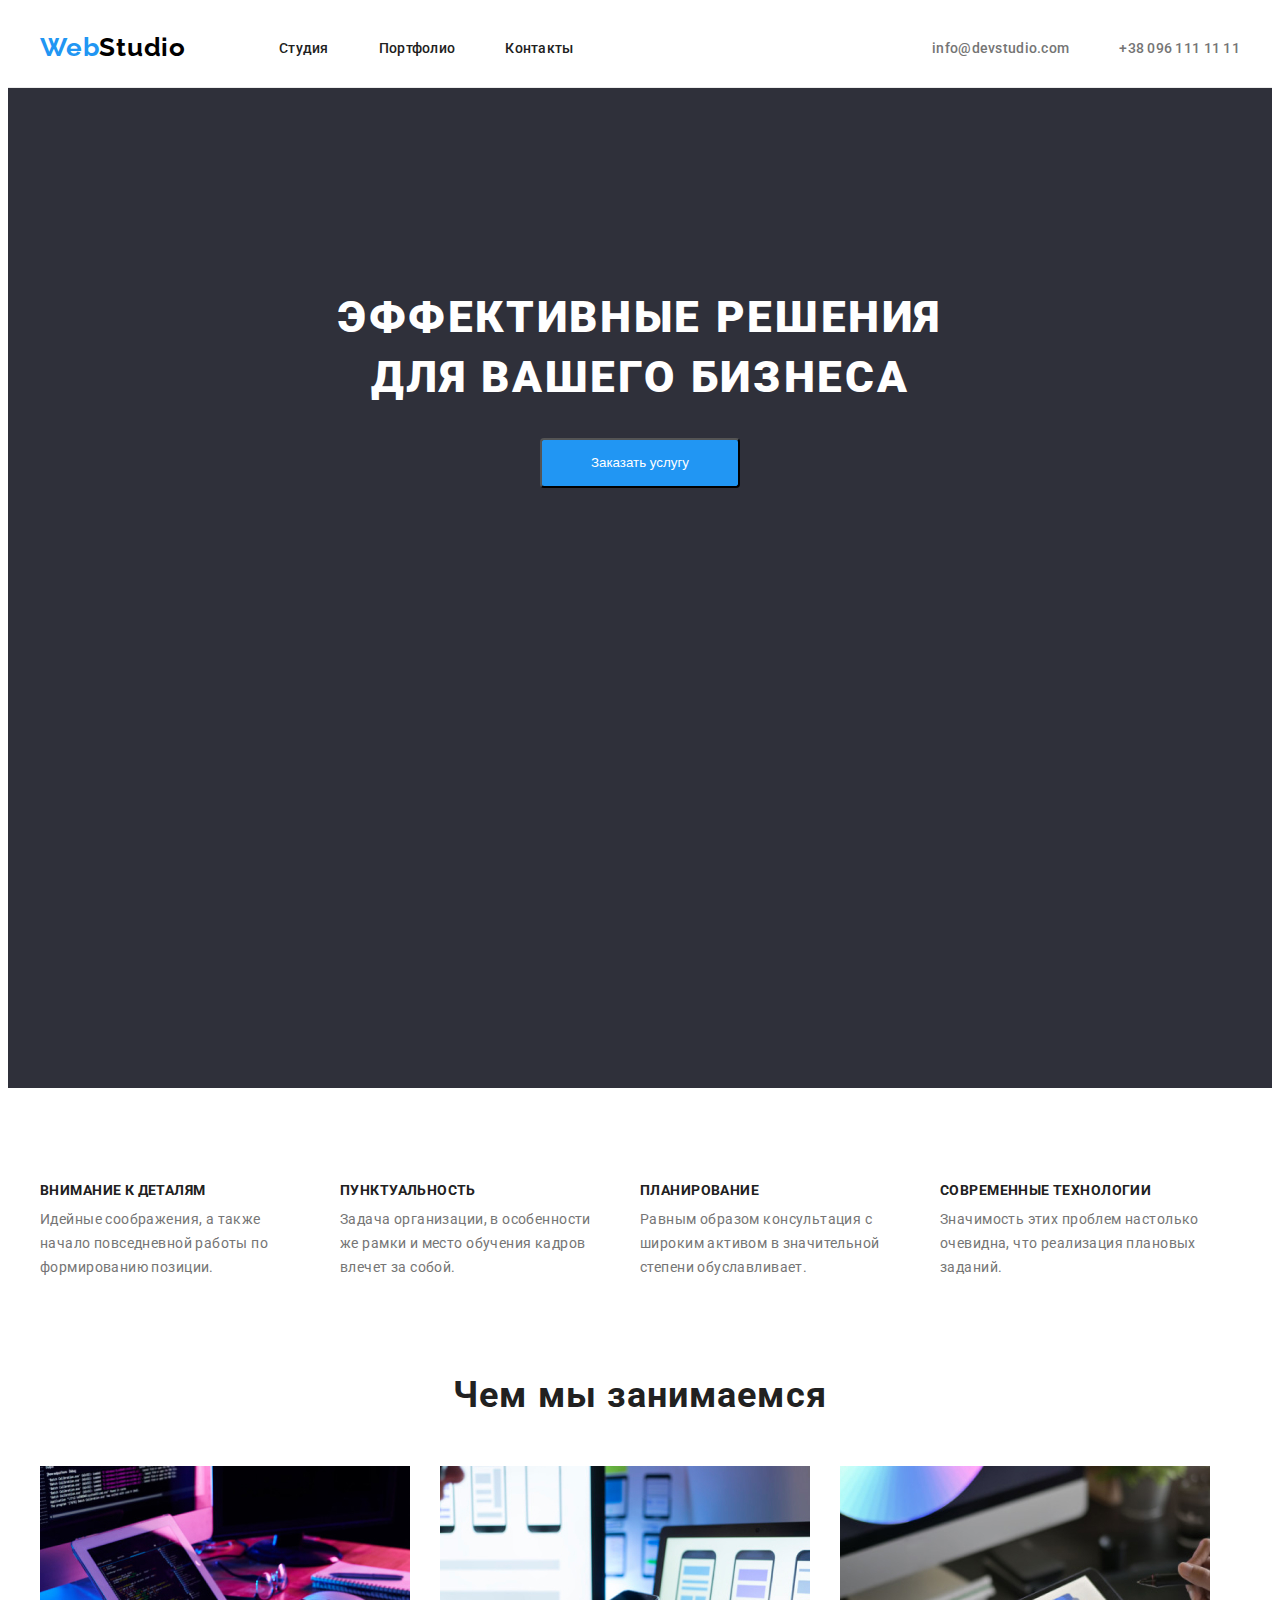
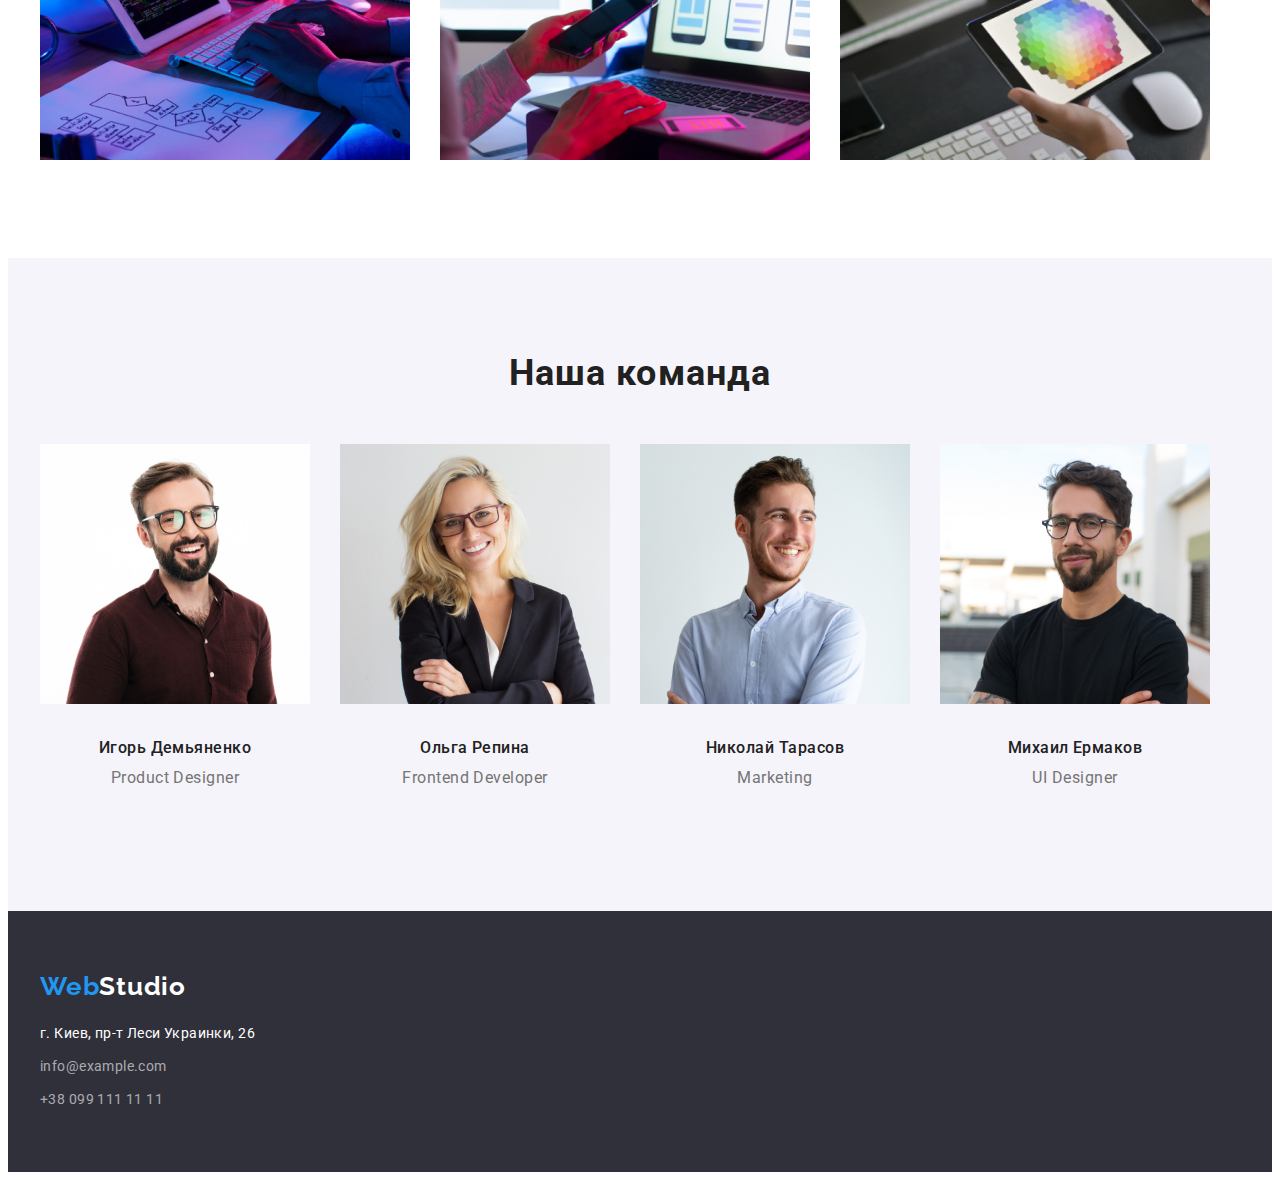
<file: index.html>
<!DOCTYPE html>
<html lang="uk">
<head>
    <meta charset="UTF-8">
    <meta http-equiv="X-UA-Compatible" content="IE=edge">
    <meta name="viewport" content="width=device-width, initial-scale=1.0">
    <title>Студія</title>
    <link rel="stylesheet" href="https://cdnjs.cloudflare.com/ajax/libs/modern-normalize/1.1.0/modern-normalize.min.css" integrity="sha512-wpPYUAdjBVSE4KJnH1VR1HeZfpl1ub8YT/NKx4PuQ5NmX2tKuGu6U/JRp5y+Y8XG2tV+wKQpNHVUX03MfMFn9Q==" crossorigin="anonymous" referrerpolicy="no-referrer" />
    <link rel="preconnect" href="https://fonts.googleapis.com">
    <link rel="preconnect" href="https://fonts.gstatic.com" crossorigin>
    <link href="https://fonts.googleapis.com/css2?family=Raleway:wght@700&family=Roboto:wght@400;500;700;900&display=swap"
        rel="stylesheet">
    <link rel="stylesheet" href="./CSS/styles.css">
</head>
<body>
    <header class="page-header">
        <div class="container">
            <a href="/" class="logo"><span class="web">Web</span>Studio</a>
            <nav class="navigation">
                <ul class="list-nav">
                    <li class="item"><a href="#" class="link-nav link">Студия</a></li>
                    <li class="item"><a href="./Portfolio.html" class="link-nav link">Портфолио</a></li>
                    <li class="item"><a href="#" class="link-nav link">Контакты</a></li>
                </ul>
            </nav>
            <ul class="header-contacts">
                <li class="mail"><a href="mailto:info@devstudio.com" class="contacts link">info@devstudio.com</a></li>
                <li class="phone"><a href="tel:+380961111111" class="contacts link">+38 096 111 11 11</a></li>
            </ul>
        </div>
    </header>
   
    
    <main>
        <section class="hero-section">
            <h1 class="hero-title">Эффективные решения для вашего бизнеса</h1>
            <button type="button" class="button">Заказать услугу</button>
        </section>

        <section class="princeples">
            <h2 class="section-title hidden">Наши принципы</h2>
            <div class="container">
                <ul class="list-princeples">
                    <li class="list-priceples-item">
                        <h3 class="third-title">Внимание к деталям</h3>
                        <p class="text">Идейные соображения, а также начало повседневной работы по формированию позиции.</p>
                    </li>
                    <li class="list-priceples-item">
                        <h3 class="third-title">Пунктуальность</h3>
                        <p class="text">Задача организации, в особенности же рамки и место обучения кадров влечет за собой.</p>
                    </li>
                    <li class="list-priceples-item">
                        <h3 class="third-title">Планирование</h3>
                        <p class="text">Равным образом консультация с широким активом в значительной степени обуславливает.</p>
                    </li>
                    <li class="list-priceples-item">
                        <h3 class="third-title">Современные технологии</h3>
                        <p class="text">Значимость этих проблем настолько очевидна, что реализация плановых заданий.</p>
                    </li>
                </ul>
            </div>
        </section>


        <section class="work-section">
               <div class="container">
                <h2 class="section-title">Чем мы занимаемся</h2>
                <ul class="work-list">
                    <li class="work-item"><img src="./images/nout.jpg" alt="Написание кода в HTML" width="370" height="294"></li>
                    <li class="work-item"><img src="./images/telefon.jpg" alt="Разработка интерфейса сайта для мобильного телефона" width="370"
                            height="294"></li>
                    <li class="work-item"><img src="./images/planshet.jpg" alt="Выбор цвета из спектра на планшете" width="370" height="294"></li>
                </ul>
               </div>
        </section>
        
        <section class="section-team">
            <div class="container">
                <h2 class="section-title">Наша команда</h2>
                <ul class="team-list">
                    <li class="team-member">
                        <img src="./images/igor.jpg" alt="Игорь Демьяненко" width="270" height="260">
                        <div class="worker-discription">
                            <h3 class="team-names">Игорь Демьяненко</h3>
                            <p class="function">Product Designer</p>
                        </div>
 
                    </li>
                    <li class="team-member">
                        <img src="./images/olga.jpg" alt="Ольга Репина" width="270" height="260">
                        <div class="worker-discription">
                            <h3 class="team-names">Ольга Репина</h3>
                            <p class="function">Frontend Developer</p>
                        </div>
                    </li>
                    <li class="team-member">
                        <img src="./images/nikolai.jpg" alt="Николай Тарасов" width="270" height="260">
                        <div class="worker-discription">
                            <h3 class="team-names">Николай Тарасов</h3>
                            <p class="function">Marketing</p>
                        </div>
                    </li>
                    <li class="team-member">
                        <img src="./images/mihail.jpg" alt="Михаил Ермаков" width="270" height="260">
                        <div class="worker-discription">
                            <h3 class="team-names">Михаил Ермаков</h3>
                            <p class="function">UI Designer</p>
                        </div>
                    </li>
                </ul>
            </div>
        </section>
    </main>
        
    <footer class="footer-section">
        <div class="container">
            <a href="/" class="logo"><span class="web">Web</span>Studio</a>
                <address class="info">
                    <p class="adress">г. Киев, пр-т Леси Украинки, 26</p>
                    <a href="mailto:info@example.com" class="contacts link">info@example.com</a>
                    <a href="tel:+380991111111" class="contacts link">+38 099 111 11 11</a>
                </address>
        </div>
    </footer>
</body>
</html>
</file>
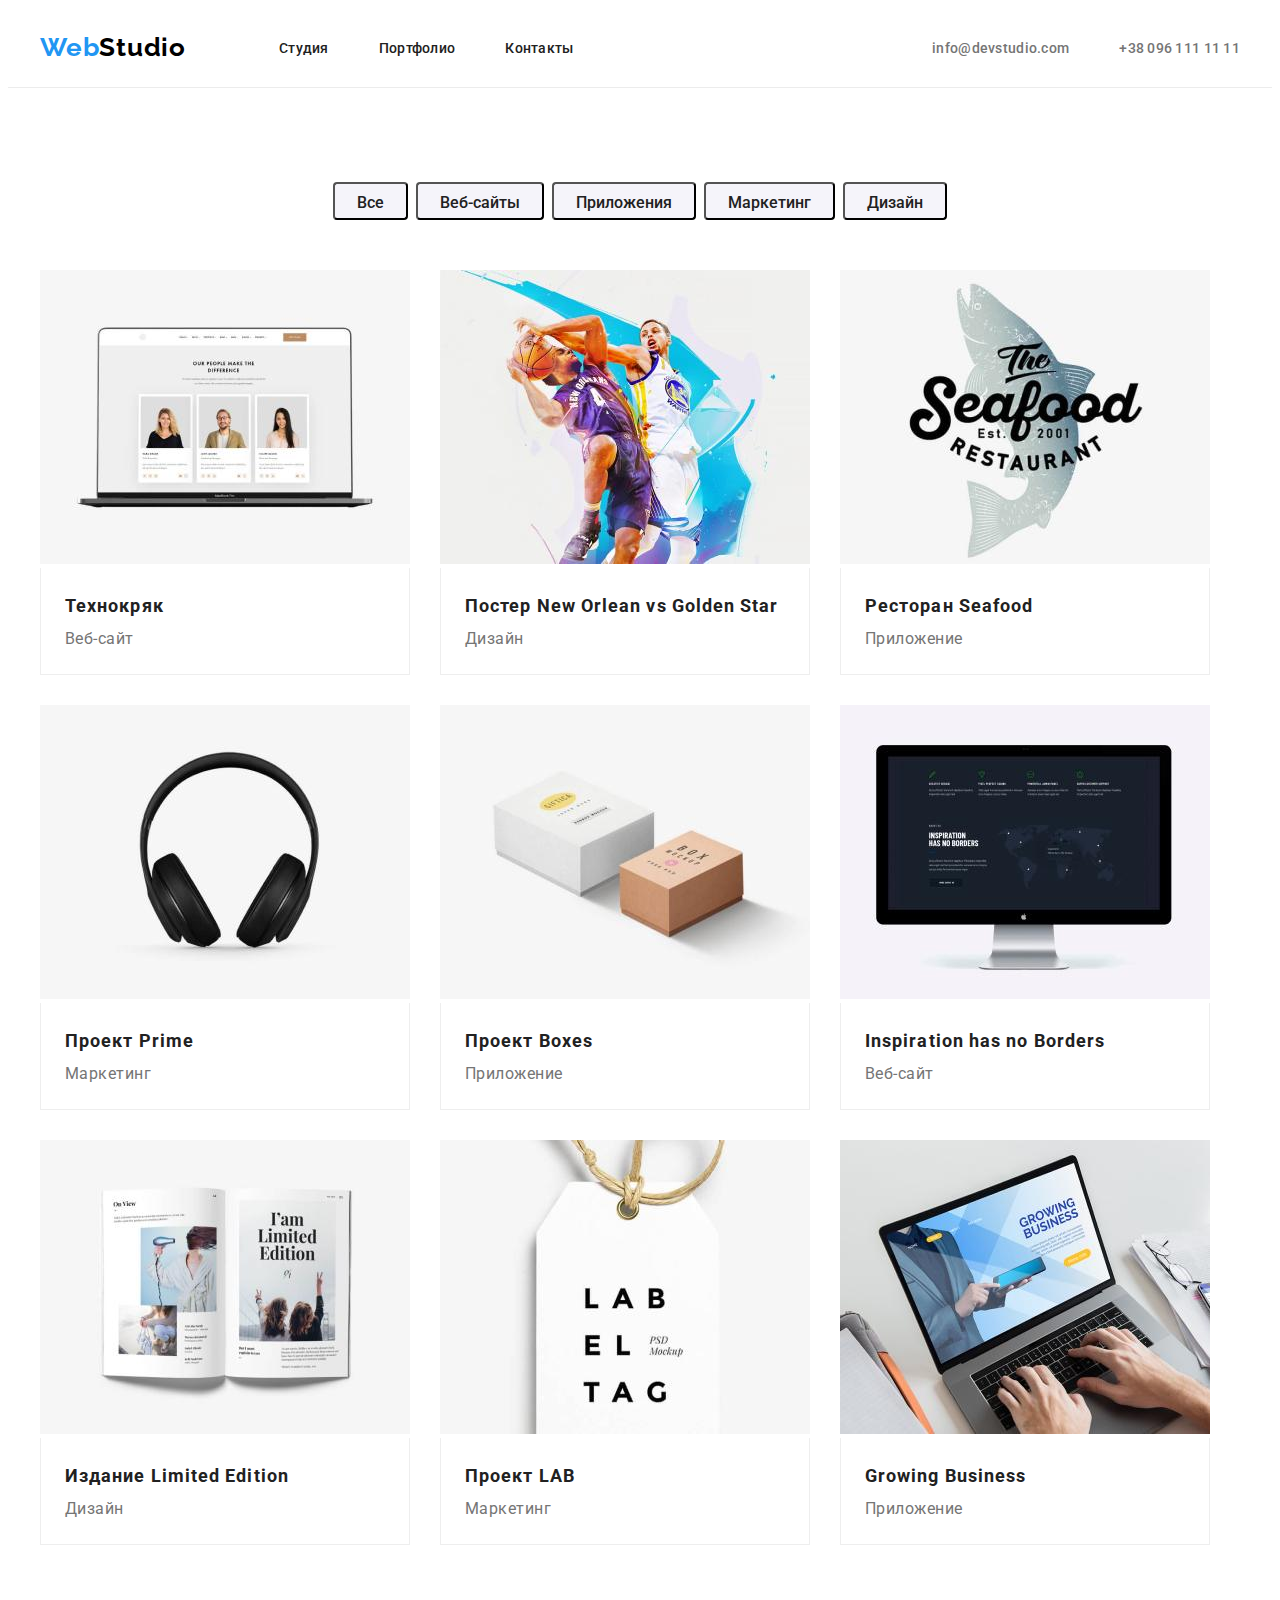
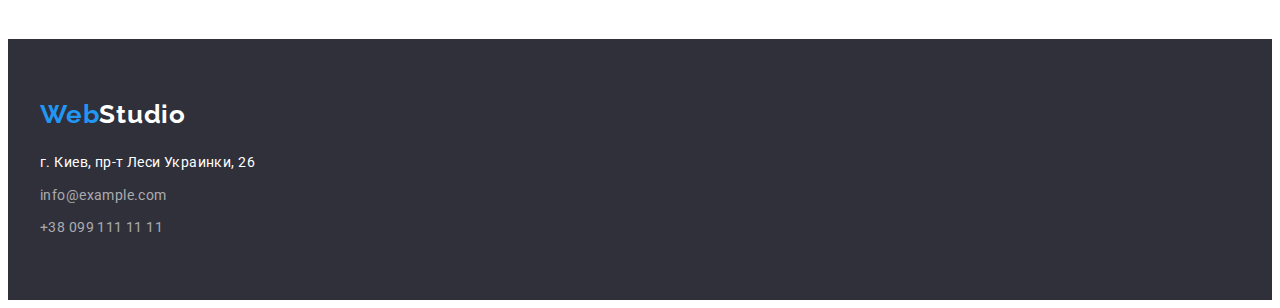
<file: Portfolio.html>
<!DOCTYPE html>
<html lang="uk">

<head>
    <meta charset="UTF-8">
    <meta http-equiv="X-UA-Compatible" content="IE=edge">
    <meta name="viewport" content="width=device-width, initial-scale=1.0">
    <title>Студія</title>
    <link rel="stylesheet" href="https://cdnjs.cloudflare.com/ajax/libs/modern-normalize/1.1.0/modern-normalize.min.css"
        integrity="sha512-wpPYUAdjBVSE4KJnH1VR1HeZfpl1ub8YT/NKx4PuQ5NmX2tKuGu6U/JRp5y+Y8XG2tV+wKQpNHVUX03MfMFn9Q=="
        crossorigin="anonymous" referrerpolicy="no-referrer" />
    <link rel="preconnect" href="https://fonts.googleapis.com">
    <link rel="preconnect" href="https://fonts.gstatic.com" crossorigin>
    <link
        href="https://fonts.googleapis.com/css2?family=Raleway:wght@700&family=Roboto:wght@400;500;700;900&display=swap"
        rel="stylesheet">
    <link rel="stylesheet" href="./CSS/styles.css">
</head>

<body>
    <header class="page-header">
        <div class="container">
            <a href="/" class="logo"><span class="web">Web</span>Studio</a>
            <nav class="navigation">
                <ul class="list-nav">
                    <li class="item"><a href="./index.html" class="link-nav link">Студия</a></li>
                    <li class="item"><a href="./Portfolio.html" class="link-nav link">Портфолио</a></li>
                    <li class="item"><a href="#" class="link-nav link">Контакты</a></li>
                </ul>
            </nav>
            <ul class="header-contacts">
                <li class="mail"><a href="mailto:info@devstudio.com" class="contacts link">info@devstudio.com</a></li>
                <li class="phone"><a href="tel:+380961111111" class="contacts link">+38 096 111 11 11</a></li>
            </ul>
        </div>
    </header>
    <main>
        <section class="main-portfolio">
            <div class="container">
                <h1 class="hidden">Портфолио</h1>
                <ul class="buttons-list">
                    <li class="buttons-item"><button type="button" class="button-studio">Все</button></li>
                    <li class="buttons-item"><button type="button" class="button-studio">Веб-сайты</button></li>
                    <li class="buttons-item"><button type="button" class="button-studio">Приложения</button></li>
                    <li class="buttons-item"><button type="button" class="button-studio">Маркетинг</button></li>
                    <li class="buttons-item"><button type="button" class="button-studio">Дизайн</button></li>
                </ul>
                <ul class="projects-list">
                    <li class="projects-item">
                        <a>
                            <img src="./images/tehnokryak.jpg" alt="Изображения карточек нашей команды" width="370">
                            <div class="border-bg">
                                <h2 class="projects-title">Технокряк</h2>
                                <p class="projects-discription">Веб-сайт</p>
                            </div>
                        </a>
                    </li>
                    <li class="projects-item">
                        <a>
                            <img src="./images/new-orlean.jpg" alt="Два баскетболиста в прыжке" width="370">
                            <div class="border-bg">
                                <h2 class="projects-title">Постер New Orlean vs Golden Star</h2>
                                <p class="projects-discription">Дизайн</p>
                            </div>
                        </a>
                    </li>
                    <li class="projects-item">
                        <a>
                            <img src="./images/seafood.jpg" alt="Эмблема ресторана Seafood" width="370">
                            <div class="border-bg">
                                <h2 class="projects-title">Ресторан Seafood</h2>
                                <p class="projects-discription">Приложение</p>
                            </div>
                        </a>
                    </li>
                    <li class="projects-item">
                        <a>
                            <img src="./images/prime.jpg" alt="Наушники" width="370">
                            <div class="border-bg">
                                <h2 class="projects-title">Проект Prime</h2>
                                <p class="projects-discription">Маркетинг</p>
                            </div>
                        </a>
                    </li>
                    <li class="projects-item">
                        <a>
                            <img src="./images/boxes.jpg" alt="Две коробки" width="370">
                            <div class="border-bg">
                                <h2 class="projects-title">Проект Boxes</h2>
                                <p class="projects-discription">Приложение</p>
                            </div>
                        </a>
                    </li>
                    <li class="projects-item">
                        <a>
                            <img src="./images/boarder.jpg" alt="Монитор с илюстрацией" width="370">
                            <div class="border-bg">
                                <h2 class="projects-title">Inspiration has no Borders</h2>
                                <p class="projects-discription">Веб-сайт</p>
                            </div>
                        </a>
                    </li>
                    <li class="projects-item">
                        <a>
                            <img src="./images/limited-edition.jpg" alt="Изображение книги" width="370">
                            <div class="border-bg">
                                <h2 class="projects-title">Издание Limited Edition</h2>
                                <p class="projects-discription">Дизайн</p>
                            </div>
                        </a>
                    </li>
                    <li class="projects-item">
                        <a>
                            <img src="./images/lab.jpg" alt="Лейба с надписью lab" width="370">
                            <div class="border-bg">
                                <h2 class="projects-title">Проект LAB</h2>
                                <p class="projects-discription">Маркетинг</p>
                            </div>
                        </a>
                    </li>
                    <li class="projects-item">
                        <a>
                            <img src="./images/growing-business.jpg" alt="Ноутбук с изображением приложения" width="370">
                            <div class="border-bg">
                                <h2 class="projects-title">Growing Business</h2>
                                <p class="projects-discription">Приложение</p>
                            </div>
                        </a>
                    </li>
                </ul>
            </div>
        </section>
    </main>

<footer class="footer-section">
    <div class="container">
        <a href="/" class="logo"><span class="web">Web</span>Studio</a>
        <address class="info">
            <p class="adress">г. Киев, пр-т Леси Украинки, 26</p>
            <a href="mailto:info@example.com" class="contacts link">info@example.com</a>
            <a href="tel:+380991111111" class="contacts link">+38 099 111 11 11</a>
        </address>
    </div>
</footer>
</body>
</html>
</file>
<file: CSS/styles.css>
/* variable */
:root {
    --primary-background-color: #fff;
    --primary-color: #757575;
    --hover-backgroundcolor: #2196F3;
}
/* main  */
body {
    background-color:var(--primary-background-color);
    color:var(--primary-color);
    font-family: 'Roboto';
    font-style: normal;
    
}
a {
    text-decoration: none;
}
h1,h2,h3,h4 {
    margin:auto;
}

/* header  */

.page-header {
    border-bottom: 1px solid #ECECEC;
    /* align-items: center; */
}

.container {
    width: 1200px;
    padding-left: 15px;
    padding-right: 15px;
    margin-left: auto;
    margin-right: auto;
    
}
    
.page-header .container {
    display: flex;
   
    align-items: center;
}
.navigation {
   margin-right:auto
}

.list-nav {
    display: flex;
    list-style: none;
    padding-left: 0;

}
.list-nav .item:not(:last-child) {
    margin-right:50px;
}

.link-nav {
    color: #212121;
    font-family: 'Roboto';
    font-style: normal;
    font-weight: 500;
    font-size: 14px;
    line-height: 16px;
    letter-spacing: 0.02em;
}
.logo {
    font-family: 'Raleway';
        font-style: normal;
        font-weight: 700;
        font-size: 26px;
        line-height: 1.2;
        letter-spacing: 0.03em;
        color: black;
        margin-right: 93px;
        padding-top: 24px;
        padding-bottom: 24px;
}
.web {
    color: var(--hover-backgroundcolor);
}

.contacts {
    font-family: 'Roboto';
        font-style: normal;
        font-weight: 500;
        font-size: 14px;
        letter-spacing: 0.02em;
        color: #757575;
}
.header-contacts {
    display: flex;
    list-style: none;
    padding-left: 0;
}
.mail {
    margin-right: 50px;
}
.link:hover,
.link:focus,
.link:active
 {
    color: var(--hover-backgroundcolor);
}

/* main studio*/

.hero-section {
    background-color: #2F303A;
    text-align: center;
    height: 600px;
    padding-top: 200px;
    padding-bottom: 200px;
}
.hero-title {
    width: 696px;
    margin: auto;
   

    font-weight: 900;
    font-size: 44px;
    line-height: 1.36;
    letter-spacing: 0.06em;
    text-transform: uppercase;
    color: #fff;
}
.button {
    margin-top: 30px;
    width: 200px;
    height: 50px;
    border-radius: 4px;

    background-color: var(--hover-backgroundcolor);
    color: #fff;
    cursor: pointer;
}
.princeples {
    padding-top: 94px;
    padding-bottom: 94px;
}
.section-title {
    min-width: 376px;
    margin-bottom:50px;
        font-weight: 700;
        font-size: 36px;
        line-height: 1.17;
        text-align: center;
        letter-spacing: 0.03em;
        color: #212121; 
}

.hidden {
display: none;  
}
.list-princeples {
    display: flex;
    list-style: none;
    align-content: center;
    padding-left: 0;
    margin-top: 0;
    margin-bottom: 0;
}
/* .list-priceples-item {
    margin-top: 0;
    margin-bottom: 0; */
/* } */
.list-priceples-item:not(:last-child) {
    margin-right: 30px;
}
.work-section {
    padding-bottom: 94px;
}
.work-list {
    display: flex; 
    padding-left: 0;
    list-style: none;
    margin-top: 0;
    margin-bottom: 0;
}
.work-item:not(:last-child){
    margin-right: 30px;
}
.third-title {
    margin-bottom: 10px;
    font-weight: 700;
    font-size: 14px;
    line-height: 1.15;
    letter-spacing: 0.03em;
    text-transform: uppercase;
    color: #212121;
}
.text {
    font-size: 14px;
    line-height: 1.71;
    letter-spacing: 0.03em;
    max-width: 270px;
    margin-bottom: 0;
    margin-top: 0;
}
.section-team {
    background-color: #F5F4FA;
    padding-top: 94px;
    padding-bottom: 94px;
}

.team-list {
    display: flex;
    list-style: none;
    margin-top:50px;
    padding-left: 0;
    margin-bottom: 0;
}
.team-member:not(:last-child) {
    margin-right: 30px;
}
.worker-discription {
    padding-top: 30px;
    padding-bottom: 30px;
    text-align: center;
}
.team-names {
    font-weight: 500;
    font-size: 16px;
    line-height: 1.2;   
    /* text-align: center; */
    letter-spacing: 0.03em;
    color: #212121;
}
.function {
    margin-top: 10px;
    margin-bottom: 0;
    font-size: 16px;
    line-height: 1.2;
    letter-spacing: 0.03em;
}

/* footer */
.footer {
    line-height: 1.71;
}

.adress {
    margin-top: 20px;
    margin-bottom: 0px;
    color: #fff;
    text-decoration: none;
    font-style: normal;
    font-weight: 400;
    font-size: 14px;
    line-height: 1.71;
    letter-spacing: 0.03em;
    
}
footer .logo {
    color: #fff;
    padding: 0;
    margin: 0;
}
footer .contacts {
    font-weight: 400;
    font-size: 14px;
    line-height: 1.71;   
    letter-spacing: 0.03em;
    color: rgba(255, 255, 255, 0.6);;
}

/* main portfolio  */
.main-portfolio {
    padding-top: 94px;
    padding-bottom: 94px;
}
.buttons-list {
    display: flex;
    justify-content: center;
    list-style: none;
    margin: 0px 0px 50px;
    padding: 0;
}
.buttons-item:not(:last-child) {
    margin-right: 8px;
}
.button-studio {
    font-family: 'Roboto';
    background-color: #F5F4FA;
    font-weight: 500;
    font-size: 16px;
    line-height: 1.62;
    text-align: center;
    color: #212121;
    cursor: pointer;
    height: 38px;
    padding: 6px 22px;
    border-radius: 4px;
}


.button-studio:hover,
.button-studio:focus,
.button-studio:active {
    background-color: var(--hover-backgroundcolor);
    color: #fff;
}
.projects-list {
    list-style: none;
    display: flex;
    flex-wrap: wrap;
    padding: 0;
    margin: 0;
}
.projects-item {
    margin-right: 30px;
}
.projects-item:nth-child(3n) {
    margin-right: 0;
}
.projects-item:nth-child(-n+6) {
    margin-bottom: 30px;
}
.projects-title {
    font-weight: 700;
    font-size: 18px;
    line-height: 2.0;
    letter-spacing: 0.06em;
    color: #212121;
}
.projects-discription {
    font-size: 16px;
    line-height: 1.88;
    letter-spacing: 0.03em;
    margin-top: 0;
    margin-bottom: 0;
}
.border-bg {
    border: 1px solid #EEEEEE;
    border-top: 0px;
    padding: 20px 24px;
    margin-top: 0;
}
.footer-section {
    background-color: #2F303A;
    padding-top: 60px;
    padding-bottom: 60px;
}
.info .contacts {
    display: block;
    margin-top: 9px;
    margin-bottom: 0;
}
</file>
